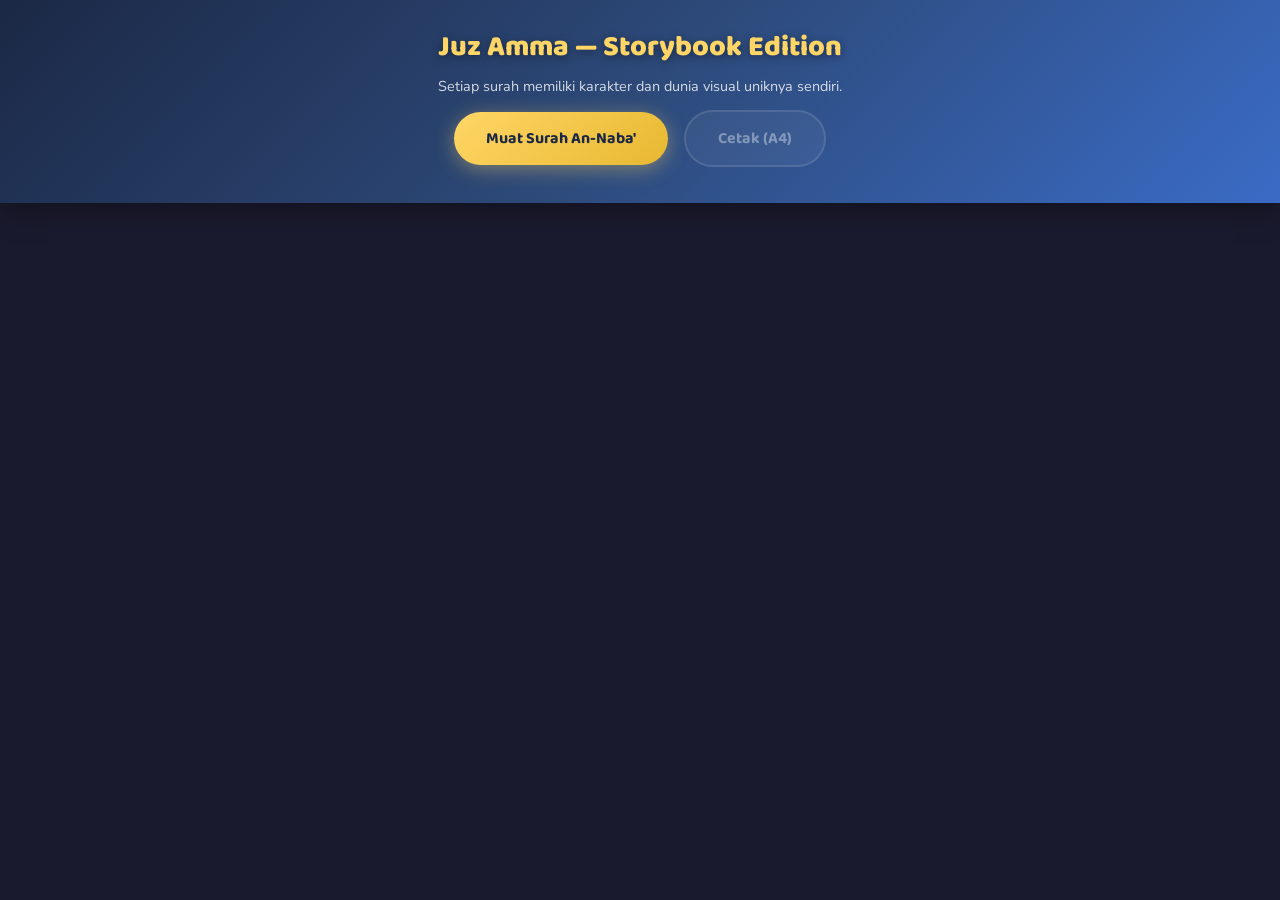
<file: index.html>
<!DOCTYPE html>
<html lang="id">
<head>
    <meta charset="UTF-8">
    <meta name="viewport" content="width=device-width, initial-scale=1.0">
    <title>Juz Amma — Storybook Edition</title>
    <meta name="description" content="Juz Amma premium bergaya buku cerita anak. Setiap surah punya karakter unik dan ilustrasi khas.">
    <link rel="preconnect" href="https://fonts.googleapis.com">
    <link rel="preconnect" href="https://fonts.gstatic.com" crossorigin>
    <link href="https://fonts.googleapis.com/css2?family=Amiri:wght@400;700&family=Baloo+2:wght@400;500;600;700;800&family=Nunito:wght@400;600;700;800;900&display=swap" rel="stylesheet">
    <link rel="stylesheet" href="style.css?v=20260509f">
</head>
<body>
    <div class="no-print">
        <h1>Juz Amma &mdash; Storybook Edition</h1>
        <p>Setiap surah memiliki karakter dan dunia visual uniknya sendiri.</p>
        <div>
            <button id="btnLoadData" class="btn-primary">Muat Surah An-Naba'</button>
            <button id="btnPrint" class="btn-secondary" disabled>Cetak (A4)</button>
        </div>
        <div id="loadingStatus" class="status-msg"></div>
    </div>

    <div id="juzAmmaContainer" class="book-container"></div>

    <script src="data/juz_amma_content.js?v=20260509f"></script>
    <script src="app.js?v=20260509f"></script>
</body>
</html>
</file>
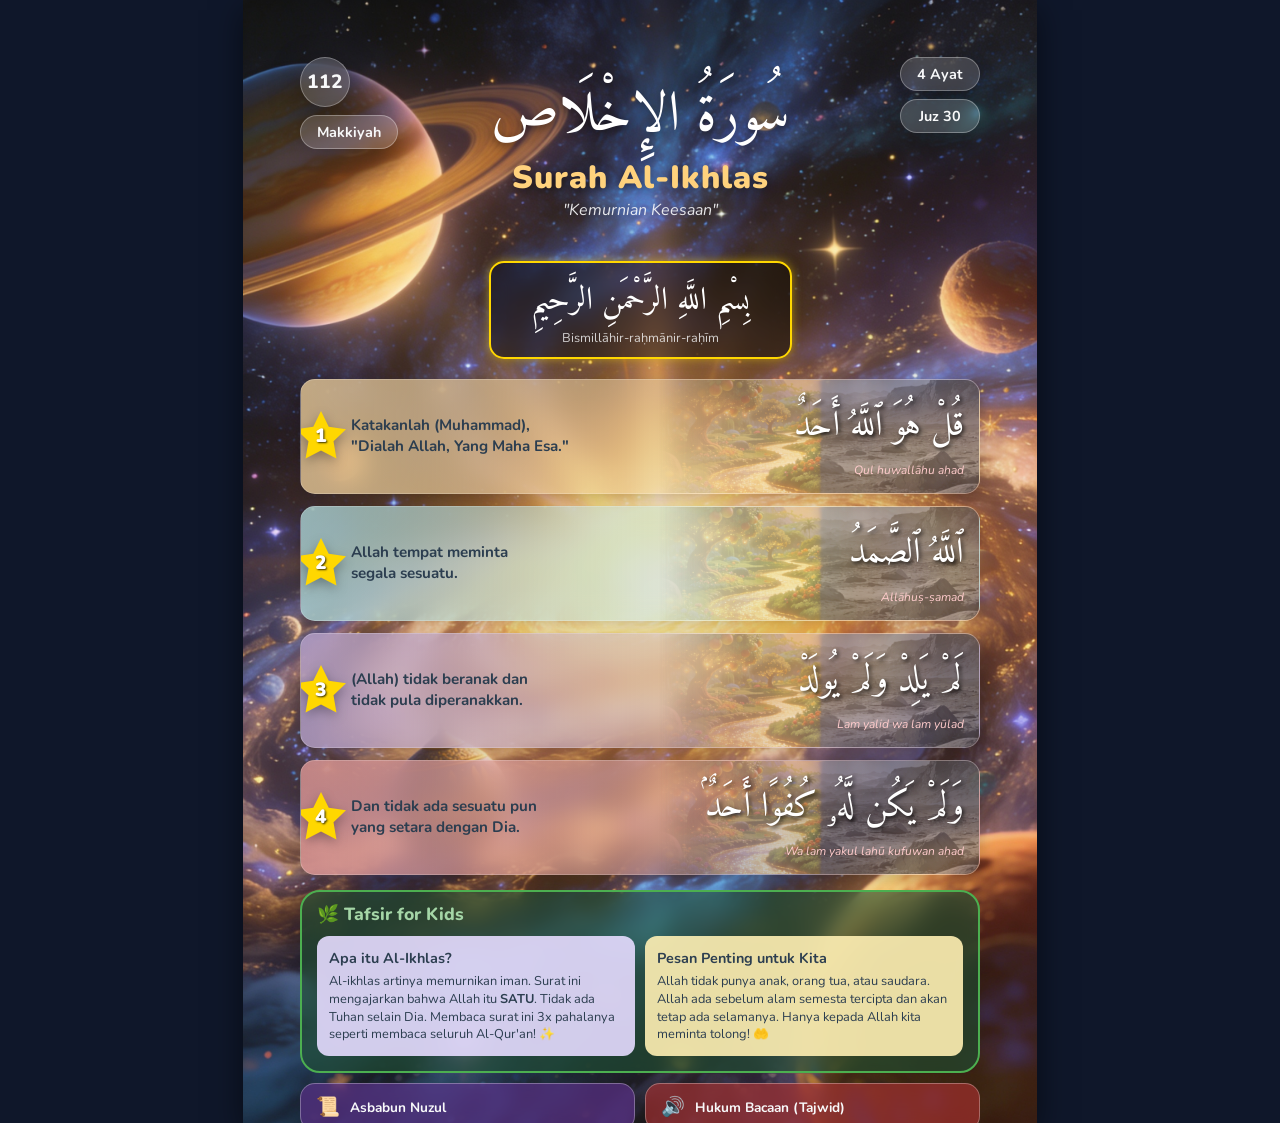
<file: al_ikhlas_test.html>
<!DOCTYPE html>
<html lang="id">
<head>
    <meta charset="UTF-8">
    <meta name="viewport" content="width=device-width, initial-scale=1.0">
    <title>Juz Amma Kids - Al-Ikhlas Test</title>
    <link rel="stylesheet" href="al_ikhlas_test.css">
</head>
<body>

<div class="a4-page">
    
    <!-- Top Header -->
    <div class="header-section">
        <div class="surah-badges">
            <div class="badge-group">
                <div class="badge-circle">112</div>
                <div class="badge">Makkiyah</div>
            </div>
            <div class="badge-group">
                <div class="badge">4 Ayat</div>
                <div class="badge">Juz 30</div>
            </div>
        </div>
        
        <div class="title-container">
            <div class="surah-arabic">سُورَةُ الإِخْلَاص</div>
            <div class="surah-latin">Surah Al-Ikhlas</div>
            <div class="surah-meaning">"Kemurnian Keesaan"</div>
        </div>
    </div>

    <!-- Bismillah -->
    <div class="bismillah-container">
        <div class="bismillah-box">
            <div class="bismillah-arabic">بِسْمِ اللَّهِ الرَّحْمَنِ الرَّحِيمِ</div>
            <div class="bismillah-latin">Bismillāhir-raḥmānir-raḥīm</div>
        </div>
    </div>

    <!-- Ayat Panels -->
    <div class="ayat-container">
        <!-- Ayat 1 -->
        <div class="ayat-panel">
            <div class="ayat-left">
                <div class="ayat-number-star">1</div>
                Katakanlah (Muhammad),<br>"Dialah Allah, Yang Maha Esa."
            </div>
            <div class="ayat-right">
                <div class="ayat-arabic">قُلْ هُوَ ٱللَّهُ أَحَدٌ</div>
                <div class="ayat-latin">Qul huwallāhu aḥad</div>
            </div>
        </div>
        
        <!-- Ayat 2 -->
        <div class="ayat-panel">
            <div class="ayat-left">
                <div class="ayat-number-star">2</div>
                Allah tempat meminta<br>segala sesuatu.
            </div>
            <div class="ayat-right">
                <div class="ayat-arabic">ٱللَّهُ ٱلصَّمَدُ</div>
                <div class="ayat-latin">Allāhuṣ-ṣamad</div>
            </div>
        </div>

        <!-- Ayat 3 -->
        <div class="ayat-panel">
            <div class="ayat-left">
                <div class="ayat-number-star">3</div>
                (Allah) tidak beranak dan<br>tidak pula diperanakkan.
            </div>
            <div class="ayat-right">
                <div class="ayat-arabic">لَمْ يَلِدْ وَلَمْ يُولَدْ</div>
                <div class="ayat-latin">Lam yalid wa lam yūlad</div>
            </div>
        </div>

        <!-- Ayat 4 -->
        <div class="ayat-panel">
            <div class="ayat-left">
                <div class="ayat-number-star">4</div>
                Dan tidak ada sesuatu pun<br>yang setara dengan Dia.
            </div>
            <div class="ayat-right">
                <div class="ayat-arabic">وَلَمْ يَكُن لَّهُۥ كُفُوًا أَحَدٌۢ</div>
                <div class="ayat-latin">Wa lam yakul lahū kufuwan aḥad</div>
            </div>
        </div>
    </div>

    <!-- Tafsir for Kids -->
    <div class="info-section">
        <div class="tafsir-container">
            <div class="tafsir-header">🌿 Tafsir for Kids</div>
            <div class="tafsir-boxes">
                <div class="tafsir-box purple">
                    <h4>Apa itu Al-Ikhlas?</h4>
                    <p>Al-ikhlas artinya memurnikan iman. Surat ini mengajarkan bahwa Allah itu <strong>SATU</strong>. Tidak ada Tuhan selain Dia. Membaca surat ini 3x pahalanya seperti membaca seluruh Al-Qur'an! ✨</p>
                </div>
                <div class="tafsir-box yellow">
                    <h4>Pesan Penting untuk Kita</h4>
                    <p>Allah tidak punya anak, orang tua, atau saudara. Allah ada sebelum alam semesta tercipta dan akan tetap ada selamanya. Hanya kepada Allah kita meminta tolong! 🤲</p>
                </div>
            </div>
        </div>

        <div class="bottom-panels">
            <div class="small-panel" style="background: rgba(100, 50, 150, 0.6);">
                <span class="panel-icon">📜</span> Asbabun Nuzul
            </div>
            <div class="small-panel" style="background: rgba(180, 50, 50, 0.6);">
                <span class="panel-icon">🔊</span> Hukum Bacaan (Tajwid)
            </div>
        </div>
    </div>

</div>

</body>
</html>
</file>
<file: style.css>
@import url('https://fonts.googleapis.com/css2?family=Amiri:wght@400;700&family=Baloo+2:wght@400;500;600;700;800&family=Nunito:wght@400;600;700;800;900&display=swap');

:root {
    /* Theme variables (generic — override per-surah) */
    --theme-deep: #1B2845;
    --theme-primary: #3A6BC5;
    --theme-primary-light: #6B9FE8;
    --theme-accent: #FFD666;
    --theme-accent-dark: #E8B830;
    --theme-accent-glow: rgba(255,214,102,0.3);
    --theme-green: #3DAA6D;
    --theme-green-light: #B8E6CC;
    --theme-purple: #7B68AE;
    --theme-purple-light: #C4B8E0;
    --theme-rose: #E88BA5;
    --theme-orange: #F4A261;
    --theme-cream: #FFF9F0;
    --theme-cream-warm: #FFF3E0;
    --theme-sand: #F0E4D0;
    --theme-text: #2C1810;
    --theme-text-light: #8A7B6A;

    /* Legacy aliases (for backward compat) */
    --naba-deep: var(--theme-deep);
    --naba-sky: var(--theme-primary);
    --naba-sky-light: var(--theme-primary-light);
    --naba-gold: var(--theme-accent);
    --naba-gold-dark: var(--theme-accent-dark);
    --naba-gold-glow: var(--theme-accent-glow);
    --naba-green: var(--theme-green);
    --naba-green-light: var(--theme-green-light);
    --naba-purple: var(--theme-purple);
    --naba-purple-light: var(--theme-purple-light);
    --naba-rose: var(--theme-rose);
    --naba-orange: var(--theme-orange);
    --naba-cream: var(--theme-cream);
    --naba-cream-warm: var(--theme-cream-warm);
    --naba-sand: var(--theme-sand);
    --naba-text: var(--theme-text);
    --naba-text-light: var(--theme-text-light);

    /* Border radius scale */
    --r-sm: 8px;
    --r-md: 14px;
    --r-lg: 24px;
    --r-pill: 50px;
}

* { box-sizing: border-box; margin: 0; padding: 0; }

body {
    font-family: 'Nunito', 'Quicksand', 'Trebuchet MS', sans-serif;
    background: #1a1a2e;
    color: var(--naba-text);
    min-height: 100vh;
}

/* ===== CONTROLS ===== */
.no-print {
    background: linear-gradient(135deg, #1B2845 0%, #2D4A7A 50%, #3A6BC5 100%);
    padding: 24px;
    text-align: center;
    position: sticky;
    top: 0;
    z-index: 1000;
    box-shadow: 0 4px 30px rgba(0,0,0,0.4);
}
.no-print h1 {
    font-family: 'Baloo 2', cursive;
    color: var(--naba-gold);
    margin-bottom: 6px;
    font-weight: 800;
    font-size: 1.8rem;
    text-shadow: 0 2px 8px rgba(0,0,0,0.4);
}
.no-print p { color: rgba(255,255,255,0.8); margin-bottom: 14px; font-size: 0.9rem; }

.btn-primary, .btn-secondary {
    padding: 14px 32px;
    border: none;
    border-radius: 50px;
    font-size: 1rem;
    font-family: 'Baloo 2', cursive;
    font-weight: 700;
    cursor: pointer;
    margin: 0 6px;
    transition: all 0.3s ease;
}
.btn-primary {
    background: linear-gradient(135deg, var(--naba-gold) 0%, var(--naba-gold-dark) 100%);
    color: var(--naba-deep);
    box-shadow: 0 4px 20px rgba(255,214,102,0.4);
}
.btn-primary:hover { transform: translateY(-3px); box-shadow: 0 8px 30px rgba(255,214,102,0.5); }
.btn-secondary {
    background: rgba(255,255,255,0.12);
    color: white;
    border: 2px solid rgba(255,255,255,0.3);
}
.btn-secondary:disabled { opacity: 0.4; cursor: not-allowed; }
.status-msg { margin-top: 12px; color: var(--naba-gold); font-weight: bold; font-size: 0.85rem; }

/* ===== BOOK ===== */
.book-container {
    display: flex;
    flex-direction: column;
    align-items: center;
    gap: 28px;
    padding: 28px 0;
}

/* ===== PAGE (with 3mm bleed for offset printing) ===== */
.page {
    width: 216mm;  /* 210mm + 3mm bleed each side */
    height: 303mm; /* 297mm + 3mm bleed each side */
    padding: 3mm;  /* bleed area */
    position: relative;
    display: flex;
    flex-direction: column;
    overflow: hidden;
    /* Solid warm parchment background (print safe, high contrast for text) */
    background-color: #fcf9f2;
    box-shadow: 
        inset 0 0 120px rgba(139, 69, 19, 0.04),
        0 12px 60px rgba(0,0,0,0.5);
}

.page-content {
    flex: 1;
    display: flex;
    flex-direction: column;
    padding: 10mm 12mm;
    position: relative;
    z-index: 2;
}

/* ===== FULL-BLEED (Cover & Surah Title) ===== */
.fullbleed-page { padding: 0; }
.fullbleed-bg {
    position: absolute;
    top: 0; left: 0; right: 0; bottom: 0;
    z-index: 0;
}
.fullbleed-bg img {
    width: 100%; height: 100%;
    object-fit: cover;
    display: block;
}
.fullbleed-overlay {
    position: absolute;
    top: 0; left: 0; right: 0; bottom: 0;
    z-index: 1;
}
.cover-page .fullbleed-overlay {
    background: linear-gradient(to bottom,
        rgba(27,40,69,0.1) 0%, rgba(27,40,69,0) 25%,
        rgba(27,40,69,0.3) 55%, rgba(27,40,69,0.92) 85%,
        rgba(27,40,69,0.98) 100%);
}
.surah-title-page .fullbleed-overlay {
    background: linear-gradient(to bottom,
        rgba(27,40,69,0.05) 0%, rgba(27,40,69,0) 20%,
        rgba(27,40,69,0.35) 50%, rgba(27,40,69,0.88) 80%,
        rgba(27,40,69,0.96) 100%);
}
.fullbleed-content {
    position: relative; z-index: 2;
    display: flex; flex-direction: column;
    justify-content: flex-end;
    height: 100%; padding: 16mm 18mm;
    text-align: center; color: white;
}

/* Cover */
.cover-title {
    font-family: 'Baloo 2', cursive;
    font-size: 5rem; font-weight: 800;
    color: var(--naba-gold); line-height: 1.0;
    text-shadow: 0 4px 20px rgba(0,0,0,0.6), 0 0 60px var(--naba-gold-glow);
    margin-bottom: 8px;
    animation: popIn 1s cubic-bezier(0.34, 1.56, 0.64, 1) backwards;
}
.cover-subtitle {
    font-size: 1.25rem; font-weight: 700;
    color: rgba(255,255,255,0.95);
    text-shadow: 0 2px 8px rgba(0,0,0,0.5);
    margin-bottom: 20px;
    animation: popIn 1s cubic-bezier(0.34, 1.56, 0.64, 1) 0.2s backwards;
}
.cover-footer { 
    font-size: 0.8rem; color: rgba(255,255,255,0.45); letter-spacing: 1px; 
    animation: popIn 1s cubic-bezier(0.34, 1.56, 0.64, 1) 0.4s backwards;
}

/* Surah Title */
.surah-title-badge {
    display: inline-block;
    background: rgba(255,214,102,0.15);
    border: 2px solid var(--naba-gold);
    color: var(--naba-gold);
    padding: 5px 24px; border-radius: 50px;
    font-family: 'Baloo 2', cursive;
    font-size: 0.8rem; font-weight: 700;
    letter-spacing: 2px; text-transform: uppercase;
    margin-bottom: 12px; backdrop-filter: blur(8px);
}
.surah-title-arabic {
    font-family: 'Amiri', serif;
    font-size: 5.5rem; color: white; line-height: 1.3;
    text-shadow: 0 4px 20px rgba(0,0,0,0.5);
    margin-bottom: 4px;
}
.surah-title-latin {
    font-family: 'Baloo 2', cursive;
    font-size: 2.5rem; font-weight: 800;
    color: var(--naba-gold);
    text-shadow: 0 3px 12px rgba(0,0,0,0.5), 0 0 40px var(--naba-gold-glow);
    margin-bottom: 6px;
}
.surah-title-meaning {
    font-size: 1.1rem; color: rgba(255,255,255,0.85);
    font-style: italic; margin-bottom: 16px;
    text-shadow: 0 2px 6px rgba(0,0,0,0.4);
}
.surah-meta-row { display: flex; justify-content: center; gap: 12px; }
.surah-meta-chip {
    background: rgba(255,255,255,0.1);
    backdrop-filter: blur(8px);
    border: 1.5px solid rgba(255,255,255,0.25);
    color: white; padding: 6px 18px;
    border-radius: 50px; font-size: 0.8rem; font-weight: 700;
}

/* Character on title page */
.character-float {
    position: absolute;
    bottom: 25%; right: 14mm;
    width: 110px; z-index: 3;
    filter: drop-shadow(0 8px 20px rgba(0,0,0,0.5));
    animation: float 3s ease-in-out infinite;
}
@keyframes float {
    0%, 100% { transform: translateY(0px); }
    50% { transform: translateY(-10px); }
}

/* ===== CONTENT PAGE DECORATIONS ===== */

/* Background Layer: Thematic Watercolor + Frame */
.page-layer-watercolor {
    position: absolute;
    top: 0; left: 0; right: 0; bottom: 0;
    z-index: 0;
    pointer-events: none;
    opacity: 0.85; /* Soften slightly so text pops */
}
.page-layer-watercolor img {
    width: 100%; height: 100%;
    object-fit: cover;
    object-position: center;
}

/* Mascot Peek-a-boo Layer */
.mascot-peek {
    position: absolute;
    z-index: 4;
    pointer-events: none;
    filter: drop-shadow(0 8px 16px rgba(0,0,0,0.25));
}
.mascot-peek-bottom-left {
    bottom: -5mm; left: -2mm;
    width: 120px;
}
.mascot-peek-bottom-right {
    bottom: 5mm; right: 5mm;
    width: 110px;
}
.mascot-peek-top-right {
    top: -5mm; right: 10mm;
    width: 100px;
}

/* Ornate Islamic frame — now baked into the page background */
.page-border-decor {
    display: none;
}

/* Arabesque corner ornaments — disabled (white remnants from rembg) */
.corner-ornament {
    display: none;
}

/* Gold Dust pattern — tiny dots that look like hidden sparkles */
.page::before {
    content: '';
    position: absolute;
    top: 0; left: 0; right: 0; bottom: 0;
    opacity: 0.12;
    background-image: radial-gradient(#d4af37 1px, transparent 1px);
    background-size: 50px 50px;
    pointer-events: none;
    z-index: 0;
}

/* Connecting frame — disabled */
.page::after {
    display: none;
}

/* ===== STORYTELLING WRAP-AROUND LAYOUT ===== */
.story-group {
    display: block; /* Change from flex to block for text wrapping */
    margin-bottom: 24px;
    width: 100%;
}
/* Clearfix */
.story-group::after {
    content: "";
    display: table;
    clear: both;
}

.story-illustration {
    max-width: 42%;
    display: flex;
    flex-direction: column;
    justify-content: center;
    align-items: center;
    margin-bottom: 12px;
    position: relative;
    z-index: 10;
}
.story-group.align-left .story-illustration {
    float: left;
    margin-right: 20px;
}
.story-group.align-right .story-illustration {
    float: right;
    margin-left: 20px;
}

.story-illustration img {
    width: 100%;
    height: auto;
    max-height: 220px;
    object-fit: contain;
    filter: drop-shadow(2px 6px 0 rgba(180,160,120,0.4)) drop-shadow(0 12px 20px rgba(0,0,0,0.15));
    /* Blend the bottom edge smoothly to hide flat cut-offs from AI generation */
    -webkit-mask-image: linear-gradient(to bottom, black 85%, transparent 100%);
    mask-image: linear-gradient(to bottom, black 85%, transparent 100%);
}
/* True ribbon-shaped caption */
.story-caption {
    margin-top: 10px;
    font-family: 'Nunito', sans-serif;
    font-size: 0.72rem;
    color: #4a3728;
    font-weight: 800;
    font-style: italic;
    text-align: center;
    line-height: 1.3;
    padding: 8px 28px;
    background: linear-gradient(to bottom, #FFD666, #E8B830);
    clip-path: polygon(8% 0%, 92% 0%, 100% 50%, 92% 100%, 8% 100%, 0% 50%);
    position: relative;
    z-index: 2;
    box-shadow: 2px 4px 8px rgba(0,0,0,0.15);
}

.story-verses {
    display: block;
}

@keyframes floatSlow {
    from { transform: translateY(0); }
    to { transform: translateY(-12px); }
}
@keyframes floatFast {
    from { transform: translateY(0); }
    to { transform: translateY(-8px); }
}
@keyframes pulseGlow {
    from { filter: drop-shadow(0 0 10px rgba(255,214,102,0.4)); }
    to { filter: drop-shadow(0 0 25px rgba(255,214,102,0.8)); }
}

/* Space Filler (for empty areas on last page) */
.space-filler {
    display: flex;
    justify-content: center;
    align-items: flex-end;
    margin-top: 10px;
    opacity: 0.95;
    filter: drop-shadow(0 10px 20px rgba(0,0,0,0.25));
    flex: 1;
    min-height: 0; /* allow shrinking so it doesn't cause overflow */
    animation: popIn 1.2s cubic-bezier(0.34, 1.56, 0.64, 1) 0.5s backwards;
}
.space-filler img {
    height: 100%; /* scale to fit available flex height */
    max-height: 250px; /* maximum size */
    width: auto;
    object-fit: contain;
}

/* Sparkle stars - hidden, replaced by arabesque ornaments */
.sparkle-star {
    display: none;
}

/* Top decorative header bar on content pages */
.page-header-decor {
    position: absolute;
    top: 7mm; left: 50%;
    transform: translateX(-50%);
    z-index: 3;
    display: flex;
    align-items: center;
    gap: 8px;
}
.page-header-decor::before,
.page-header-decor::after {
    content: '';
    width: 40px; height: 1.5px;
    background: linear-gradient(90deg, transparent, var(--naba-gold), transparent);
}
.page-header-decor .header-star {
    color: var(--naba-gold);
    font-size: 0.55rem;
    opacity: 0.4;
}

/* ===== BISMILLAH ===== */
.bismillah-section {
    text-align: center;
    padding: 14px 0;
    margin-bottom: 12px;
    position: relative;
}
.bismillah-line {
    display: flex;
    align-items: center;
    gap: 14px;
    justify-content: center;
    margin-bottom: 3px;
    position: relative;
    z-index: 1;
}
.bismillah-star { color: var(--naba-gold); font-size: 0.7rem; }
.bismillah-arabic {
    font-family: 'Amiri', serif;
    font-size: 2.4rem;
    color: var(--naba-deep);
}
.bismillah-latin {
    display: block;
    font-size: 0.65rem;
    color: var(--naba-text-light);
    font-style: italic;
    margin-top: 1px;
    position: relative;
    z-index: 1;
}

/* ===== AYAT BLOCK (Ink on Parchment) ===== */
.ayat-block {
    position: relative;
    padding: 10px 12px 10px 46px;
    margin-bottom: 8px;
    border-radius: 8px;
    z-index: 1;
}

@keyframes popIn {
    0% { opacity: 0; transform: translateY(8px); }
    100% { opacity: 1; transform: translateY(0); }
}

.verse-num {
    position: absolute;
    left: 4px; top: 8px;
    width: 34px; height: 34px;
    display: flex; justify-content: center; align-items: center;
    font-family: 'Baloo 2', cursive;
    font-size: 0.75rem; font-weight: 800;
    color: var(--naba-deep);
    z-index: 3;
    background-image: url('assets/an_naba/medallion_ayat.png');
    background-size: contain;
    background-repeat: no-repeat;
    background-position: center;
}


.ayat-arabic {
    font-family: 'Amiri', serif;
    font-size: 2.1rem;
    color: var(--naba-deep);
    line-height: 2.2;
    text-align: right;
    direction: rtl;
    word-wrap: break-word;
    overflow-wrap: anywhere;
    margin-bottom: 6px;
    position: relative;
    z-index: 2;
}

.ayat-latin {
    font-size: 0.85rem;
    color: var(--naba-text-light);
    font-style: italic;
    text-align: center;
    line-height: 1.6;
    letter-spacing: 0.3px;
    margin-bottom: 6px;
    position: relative;
    z-index: 2;
}

.ayat-translation {
    font-size: 0.85rem;
    color: var(--naba-text);
    font-weight: 700;
    text-align: center;
    line-height: 1.6;
    position: relative;
    z-index: 2;
}

.ayat-separator {
    display: flex;
    align-items: center;
    justify-content: center;
    margin: 12px 0;
    height: 30px;
}
.ayat-separator img {
    height: 100%;
    width: auto;
    opacity: 0.5;
}
.sep-line {
    flex: 1;
    max-width: 60px;
    height: 1.5px;
    background: linear-gradient(90deg, transparent, var(--naba-gold), transparent);
}
.sep-star {
    color: var(--naba-gold);
    font-size: 0.8rem;
    text-shadow: 0 0 10px rgba(255,214,102,0.6);
}

/* ===== CONTINUATION ===== */
.continuation-header {
    text-align: center;
    margin-bottom: 8px;
    font-family: 'Baloo 2', cursive;
    font-size: 0.78rem;
    font-weight: 700;
    color: var(--naba-sky);
    padding: 5px 0;
    border-bottom: 1px solid var(--naba-sand);
    display: flex;
    align-items: center;
    justify-content: center;
    gap: 8px;
}
.continuation-header::before,
.continuation-header::after {
    content: '';
    flex: 1; max-width: 50px;
    height: 1px;
    background: var(--naba-sand);
}

/* ===== INFO CARDS ===== */
.info-card {
    background: rgba(255, 255, 255, 0.9);
    border: 1px solid rgba(255,255,255,0.8);
    border-radius: var(--r-md);
    padding: 16px 18px;
    margin-bottom: 10px;
    box-shadow: 0 8px 24px rgba(0,0,0,0.06);
    position: relative;
    overflow: hidden;
    z-index: 1;
}
.info-card::before {
    content: '';
    position: absolute;
    left: 0; top: 0; bottom: 0;
    width: 6px;
}
.info-card.tafsir::before { background: linear-gradient(to bottom, var(--naba-green), var(--naba-green-light)); }
.info-card.asbabun::before { background: linear-gradient(to bottom, var(--naba-sky), var(--naba-sky-light)); }
.info-card.tajwid-card::before { background: linear-gradient(to bottom, var(--naba-purple), var(--naba-purple-light)); }

.info-card-icon {
    font-size: 1.8rem;
    position: absolute;
    right: 12px; top: 8px;
    opacity: 0.1;
}

.info-card-title {
    font-family: 'Baloo 2', 'Quicksand', 'Trebuchet MS', sans-serif;
    font-size: 1.05rem; font-weight: 800;
    margin-bottom: 5px; padding-left: 10px;
}
.info-card.tafsir .info-card-title { color: var(--naba-green); }
.info-card.asbabun .info-card-title { color: var(--naba-sky); }
.info-card.tajwid-card .info-card-title { color: var(--naba-purple); }

.tafsir-grid {
    display: grid;
    grid-template-columns: 1fr 1fr;
    gap: 8px; padding-left: 10px;
}
.tafsir-col h4 {
    font-family: 'Baloo 2', cursive;
    font-size: 0.72rem; color: var(--naba-deep);
    margin-bottom: 3px;
}
.tafsir-col p, .info-card-body {
    font-size: 0.72rem; line-height: 1.5;
    color: var(--naba-text); padding-left: 10px;
}

/* ===== TAJWID ===== */
.tajwid-list { display: flex; flex-direction: column; gap: 4px; padding-left: 10px; }
.tajwid-item {
    display: flex; align-items: center; gap: 8px;
    padding: 4px 8px;
    background: rgba(123,104,174,0.05);
    border-radius: 8px;
}
.tajwid-left { flex: 1; min-width: 0; }
.tajwid-name {
    font-family: 'Baloo 2', 'Quicksand', 'Trebuchet MS', sans-serif;
    font-weight: 700; font-size: 0.75rem;
    color: var(--naba-deep); display: block;
}
.tajwid-desc { color: var(--naba-text-light); font-size: 0.7rem; line-height: 1.5; }
.tajwid-right { text-align: center; flex-shrink: 0; min-width: 55px; }
.tajwid-example {
    font-family: 'Amiri', serif;
    font-size: 1.15rem; color: var(--naba-deep);
    font-weight: bold; display: block; line-height: 1.4;
}
.tajwid-example-latin { font-size: 0.65rem; color: var(--naba-text-light); font-style: italic; }

/* ===== CLOSING SCENE (fills empty space on last content page) ===== */
.closing-scene {
    flex: 1;
    display: flex;
    align-items: flex-end;
    justify-content: center;
    margin-top: 8px;
    position: relative;
    border-radius: 14px;
    overflow: hidden;
    min-height: 80px;
}
.closing-scene > img:first-child {
    width: 100%; height: 100%;
    object-fit: cover;
    border-radius: 14px;
    opacity: 0.9;
}
.closing-scene .closing-overlay {
    position: absolute;
    bottom: 0; left: 0; right: 0;
    padding: 14px;
    background: linear-gradient(to top, rgba(27,40,69,0.88), rgba(27,40,69,0.2) 60%, transparent);
    text-align: center;
    border-radius: 0 0 14px 14px;
}
.closing-text {
    font-family: 'Baloo 2', cursive;
    font-size: 0.88rem; font-weight: 700;
    color: var(--naba-gold);
    text-shadow: 0 2px 6px rgba(0,0,0,0.4);
}
.closing-subtext {
    font-size: 0.62rem;
    color: rgba(255,255,255,0.7);
    margin-top: 2px;
}
.closing-character {
    position: absolute;
    bottom: 10px; right: 14px;
    width: 70px;
    filter: drop-shadow(0 3px 6px rgba(0,0,0,0.3));
    z-index: 2;
}

/* ===== FULL BLEED CLOSING PAGE ===== */
.closing-fullbleed { padding: 0; }
.closing-fullbleed .fullbleed-overlay {
    background: linear-gradient(to bottom,
        transparent 0%, transparent 30%,
        rgba(27,40,69,0.4) 60%, rgba(27,40,69,0.9) 100%);
}
.closing-fullbleed .fullbleed-content {
    justify-content: flex-end;
    padding: 20mm;
}
.closing-fullbleed .closing-msg {
    font-family: 'Baloo 2', cursive;
    font-size: 1.6rem; font-weight: 800;
    color: var(--naba-gold);
    text-shadow: 0 3px 12px rgba(0,0,0,0.5);
    margin-bottom: 8px;
}
.closing-fullbleed .closing-verse {
    font-family: 'Amiri', serif;
    font-size: 1.8rem; color: white;
    line-height: 1.6; margin-bottom: 6px;
    text-shadow: 0 2px 8px rgba(0,0,0,0.4);
}
.closing-fullbleed .closing-verse-tr {
    font-size: 0.9rem;
    color: rgba(255,255,255,0.7);
    font-style: italic;
}

/* ===== PAGE NUMBER ===== */
.page-number {
    position: absolute;
    bottom: 5mm; left: 50%;
    transform: translateX(-50%);
    font-family: 'Baloo 2', 'Quicksand', 'Trebuchet MS', sans-serif;
    font-size: 0.65rem; font-weight: 700;
    color: var(--naba-text-light);
    z-index: 5;
}

/* ===== PRINT (A4 Offset — Heidelberg SM 74) ===== */
@media print {
    @page { size: 216mm 303mm; margin: 0; }
    body { background: white !important; margin: 0; padding: 0; }
    .no-print { display: none !important; }
    .book-container { padding: 0; gap: 0; }

    .page {
        margin: 0;
        box-shadow: none !important;
        -webkit-print-color-adjust: exact;
        print-color-adjust: exact;
        page-break-after: always;
        break-after: page;
        page-break-inside: avoid;
    }
    .page:last-child { page-break-after: avoid; }

    /* Kill all animations & transitions */
    * {
        animation: none !important;
        transition: none !important;
    }

    /* Flatten shadows for offset */
    .story-illustration {
        filter: none !important;
    }
    .story-illustration img {
        filter: none !important;
    }

    /* Sparkles hidden */
    .sparkle-star { display: none !important; }

    /* Gold dust pattern hidden in print (saves ink) */
    .page::before { display: none !important; }
}
</file>
<file: al_ikhlas_test.css>
@import url('https://fonts.googleapis.com/css2?family=Amiri:wght@400;700&family=Nunito:wght@400;600;700;800;900&display=swap');

:root {
    --glass-bg: rgba(255, 255, 255, 0.15);
    --glass-border: rgba(255, 255, 255, 0.3);
    --glass-shadow: 0 8px 32px 0 rgba(0, 0, 0, 0.37);
    --gold: #FFD700;
    --gold-glow: 0 0 10px rgba(255, 215, 0, 0.5);
    --text-light: #f8f9fa;
    --text-dark: #2c3e50;
}

* {
    box-sizing: border-box;
    margin: 0;
    padding: 0;
}

body {
    font-family: 'Nunito', sans-serif;
    background-color: #0f172a;
    color: var(--text-light);
    display: flex;
    justify-content: center;
    align-items: center;
    min-height: 100vh;
}

.a4-page {
    width: 210mm;
    height: 297mm;
    background-image: url('backgrounds/112_al_ikhlas_bg.png'), url('backgrounds/078_an_naba_bg_test.png');
    background-size: cover;
    background-position: center;
    position: relative;
    overflow: hidden;
    box-shadow: 0 10px 30px rgba(0,0,0,0.5);
    display: flex;
    flex-direction: column;
    padding: 15mm;
}

/* Header Section */
.header-section {
    position: relative;
    text-align: center;
    margin-bottom: 20px;
}

.surah-badges {
    display: flex;
    justify-content: space-between;
    position: absolute;
    top: 0;
    width: 100%;
}

.badge-group {
    display: flex;
    flex-direction: column;
    gap: 8px;
}

.badge {
    background: var(--glass-bg);
    backdrop-filter: blur(8px);
    -webkit-backdrop-filter: blur(8px);
    border: 1px solid var(--glass-border);
    padding: 6px 16px;
    border-radius: 20px;
    font-size: 0.9rem;
    font-weight: 700;
    box-shadow: var(--glass-shadow);
}

.badge-circle {
    width: 50px;
    height: 50px;
    border-radius: 50%;
    display: flex;
    justify-content: center;
    align-items: center;
    font-size: 1.2rem;
    font-weight: 800;
    background: var(--glass-bg);
    backdrop-filter: blur(8px);
    border: 1px solid var(--glass-border);
    box-shadow: var(--glass-shadow);
}

.title-container {
    margin-top: 10px;
    text-shadow: 0 2px 10px rgba(0,0,0,0.5);
}

.surah-arabic {
    font-family: 'Amiri', serif;
    font-size: 3.5rem;
    color: #fff;
    margin-bottom: -10px;
}

.surah-latin {
    font-size: 2rem;
    font-weight: 900;
    letter-spacing: 1px;
    color: #ffd27d;
}

.surah-meaning {
    font-size: 1rem;
    font-style: italic;
    opacity: 0.9;
}

/* Bismillah */
.bismillah-container {
    display: flex;
    justify-content: center;
    margin: 20px 0;
}

.bismillah-box {
    background: rgba(0, 0, 0, 0.4);
    backdrop-filter: blur(10px);
    border: 2px solid var(--gold);
    border-radius: 15px;
    padding: 10px 40px;
    box-shadow: var(--gold-glow);
    text-align: center;
}

.bismillah-arabic {
    font-family: 'Amiri', serif;
    font-size: 2rem;
    color: #fff;
}

.bismillah-latin {
    font-size: 0.8rem;
    opacity: 0.8;
}

/* Ayat Panels */
.ayat-container {
    display: flex;
    flex-direction: column;
    gap: 12px;
    flex: 1;
}

.ayat-panel {
    display: flex;
    background: rgba(255, 255, 255, 0.1);
    backdrop-filter: blur(12px);
    -webkit-backdrop-filter: blur(12px);
    border: 1px solid rgba(255, 255, 255, 0.2);
    border-radius: 15px;
    overflow: hidden;
    box-shadow: 0 4px 15px rgba(0,0,0,0.2);
    position: relative;
    min-height: 80px;
}

/* Colors for Ayat Panels like the poster */
.ayat-panel:nth-child(1) { background: linear-gradient(90deg, rgba(230, 200, 150, 0.8) 0%, rgba(255,255,255,0.2) 100%); }
.ayat-panel:nth-child(2) { background: linear-gradient(90deg, rgba(170, 210, 210, 0.8) 0%, rgba(255,255,255,0.2) 100%); }
.ayat-panel:nth-child(3) { background: linear-gradient(90deg, rgba(180, 160, 200, 0.8) 0%, rgba(255,255,255,0.2) 100%); }
.ayat-panel:nth-child(4) { background: linear-gradient(90deg, rgba(220, 150, 150, 0.8) 0%, rgba(255,255,255,0.2) 100%); }


.ayat-left {
    flex: 1;
    padding: 15px;
    padding-left: 50px;
    display: flex;
    align-items: center;
    position: relative;
    color: var(--text-dark);
    font-weight: 700;
    font-size: 0.95rem;
    line-height: 1.4;
}

.ayat-number-star {
    position: absolute;
    left: -10px;
    top: 50%;
    transform: translateY(-50%);
    width: 60px;
    height: 60px;
    background-image: url('data:image/svg+xml;utf8,<svg viewBox="0 0 24 24" fill="%23FFD700" xmlns="http://www.w3.org/2000/svg"><path d="M12 2L15.09 8.26L22 9.27L17 14.14L18.18 21.02L12 17.77L5.82 21.02L7 14.14L2 9.27L8.91 8.26L12 2Z"/></svg>');
    background-size: contain;
    background-repeat: no-repeat;
    background-position: center;
    display: flex;
    justify-content: center;
    align-items: center;
    font-size: 1.2rem;
    font-weight: 900;
    color: #fff;
    text-shadow: 1px 1px 2px rgba(0,0,0,0.8);
    filter: drop-shadow(0 4px 6px rgba(0,0,0,0.3));
}

.ayat-right {
    flex: 1;
    padding: 15px;
    display: flex;
    flex-direction: column;
    justify-content: center;
    align-items: flex-end;
    text-align: right;
    position: relative;
}

/* To give the "slice of galaxy" look */
.ayat-right::before {
    content: '';
    position: absolute;
    top: 0; right: 0; bottom: 0; left: 0;
    background-image: url('backgrounds/078_an_naba_bg_test.png');
    background-size: cover;
    background-position: center;
    opacity: 0.6;
    z-index: 0;
    mask-image: linear-gradient(to right, transparent, black 40%);
    -webkit-mask-image: linear-gradient(to right, transparent, black 40%);
}

.ayat-arabic {
    font-family: 'Amiri', serif;
    font-size: 2.2rem;
    color: #fff;
    text-shadow: 2px 2px 4px rgba(0,0,0,0.8);
    position: relative;
    z-index: 1;
}

.ayat-latin {
    font-size: 0.75rem;
    color: #ffcccc;
    font-style: italic;
    position: relative;
    z-index: 1;
    margin-top: 5px;
}

/* Info Panels Bottom */
.info-section {
    margin-top: 15px;
    display: flex;
    flex-direction: column;
    gap: 10px;
}

.tafsir-container {
    background: rgba(30, 80, 50, 0.6);
    backdrop-filter: blur(10px);
    border: 2px solid #4CAF50;
    border-radius: 20px;
    padding: 15px;
    position: relative;
}

.tafsir-header {
    display: flex;
    align-items: center;
    gap: 10px;
    color: #A5D6A7;
    font-weight: 800;
    font-size: 1.1rem;
    margin-bottom: 10px;
    margin-top: -5px;
}

.tafsir-boxes {
    display: flex;
    gap: 10px;
}

.tafsir-box {
    flex: 1;
    background: rgba(255, 255, 255, 0.85);
    border-radius: 12px;
    padding: 12px;
    color: var(--text-dark);
}

.tafsir-box.yellow { background: rgba(255, 240, 180, 0.9); }
.tafsir-box.purple { background: rgba(230, 220, 255, 0.9); }

.tafsir-box h4 {
    font-size: 0.9rem;
    margin-bottom: 5px;
    color: #2c3e50;
}

.tafsir-box p {
    font-size: 0.8rem;
    line-height: 1.4;
}

.bottom-panels {
    display: flex;
    gap: 10px;
}

.small-panel {
    flex: 1;
    background: var(--glass-bg);
    backdrop-filter: blur(8px);
    border: 1px solid var(--glass-border);
    border-radius: 15px;
    padding: 10px 15px;
    display: flex;
    align-items: center;
    gap: 10px;
    font-size: 0.85rem;
    font-weight: 700;
}

.panel-icon {
    font-size: 1.2rem;
}
</file>
